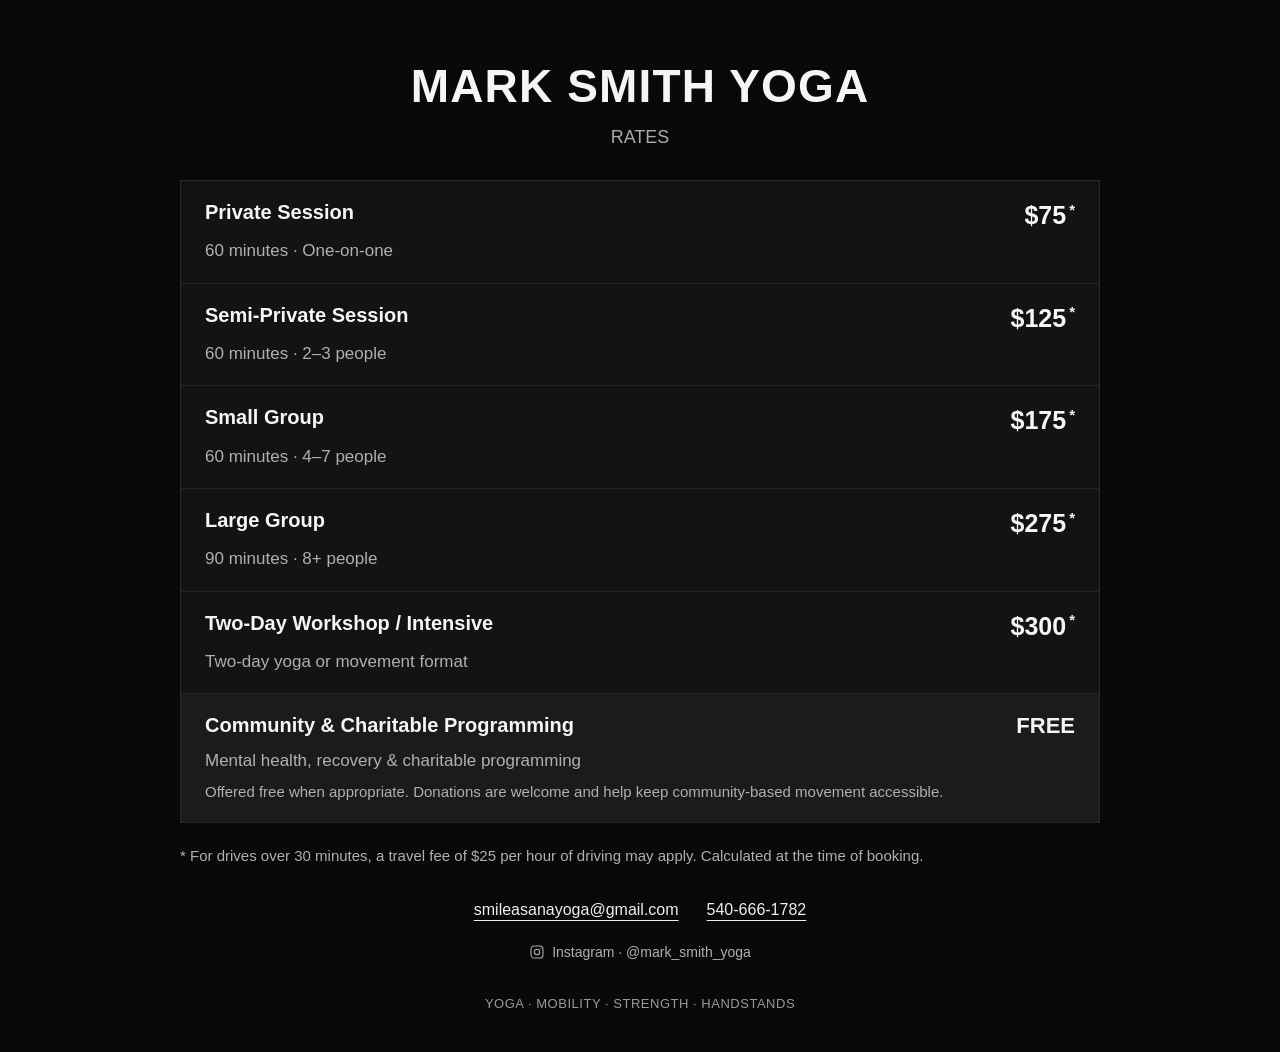
<file: index.html>
<!doctype html>
<html lang="en">
<head>
<meta charset="utf-8">
<meta name="viewport" content="width=device-width, initial-scale=1">
<title>Mark Smith Yoga | Rates & Contact</title>
<meta name="description" content="Yoga sessions, groups, workshops and community programming with Mark Smith. Contact smileasanayoga@gmail.com or 540-666-1782.">
<link rel="stylesheet" href="styles.css">
</head>
<body>
<main>
<header><h1>Mark Smith Yoga</h1><p>Rates</p></header>
<section class="rates" aria-label="Yoga rates">
<article><h2>Private Session</h2><p class="price">$75<sup><a href="#travel-fee" aria-label="Travel fee may apply">*</a></sup></p><p class="detail">60 minutes · One-on-one</p></article>
<article><h2>Semi-Private Session</h2><p class="price">$125<sup><a href="#travel-fee" aria-label="Travel fee may apply">*</a></sup></p><p class="detail">60 minutes · 2–3 people</p></article>
<article><h2>Small Group</h2><p class="price">$175<sup><a href="#travel-fee" aria-label="Travel fee may apply">*</a></sup></p><p class="detail">60 minutes · 4–7 people</p></article>
<article><h2>Large Group</h2><p class="price">$275<sup><a href="#travel-fee" aria-label="Travel fee may apply">*</a></sup></p><p class="detail">90 minutes · 8+ people</p></article>
<article><h2>Two-Day Workshop / Intensive</h2><p class="price">$300<sup><a href="#travel-fee" aria-label="Travel fee may apply">*</a></sup></p><p class="detail">Two-day yoga or movement format</p></article>
<article class="community"><h2>Community &amp; Charitable Programming</h2><p class="price free">Free</p><p class="detail">Mental health, recovery &amp; charitable programming</p><p class="donation">Offered free when appropriate. Donations are welcome and help keep community-based movement accessible.</p></article>
</section>
<p class="travel-note" id="travel-fee">* For drives over 30 minutes, a travel fee of $25 per hour of driving may apply. Calculated at the time of booking.</p>
<address aria-label="Contact Mark Smith Yoga"><a href="mailto:smileasanayoga@gmail.com">smileasanayoga@gmail.com</a><a href="tel:+15406661782">540-666-1782</a></address>
<p class="social-link"><a href="https://www.instagram.com/mark_smith_yoga/" target="_blank" rel="noopener noreferrer" aria-label="Mark Smith Yoga on Instagram (opens in a new tab)"><svg viewBox="0 0 24 24" fill="none" stroke="currentColor" stroke-width="1.6" aria-hidden="true"><rect x="3" y="3" width="18" height="18" rx="5"/><circle cx="12" cy="12" r="4"/><circle cx="17.5" cy="6.5" r=".8" fill="currentColor" stroke="none"/></svg>Instagram · @mark_smith_yoga</a></p>
<footer>Yoga · Mobility · Strength · Handstands</footer>
</main>
</body>
</html>
</file>
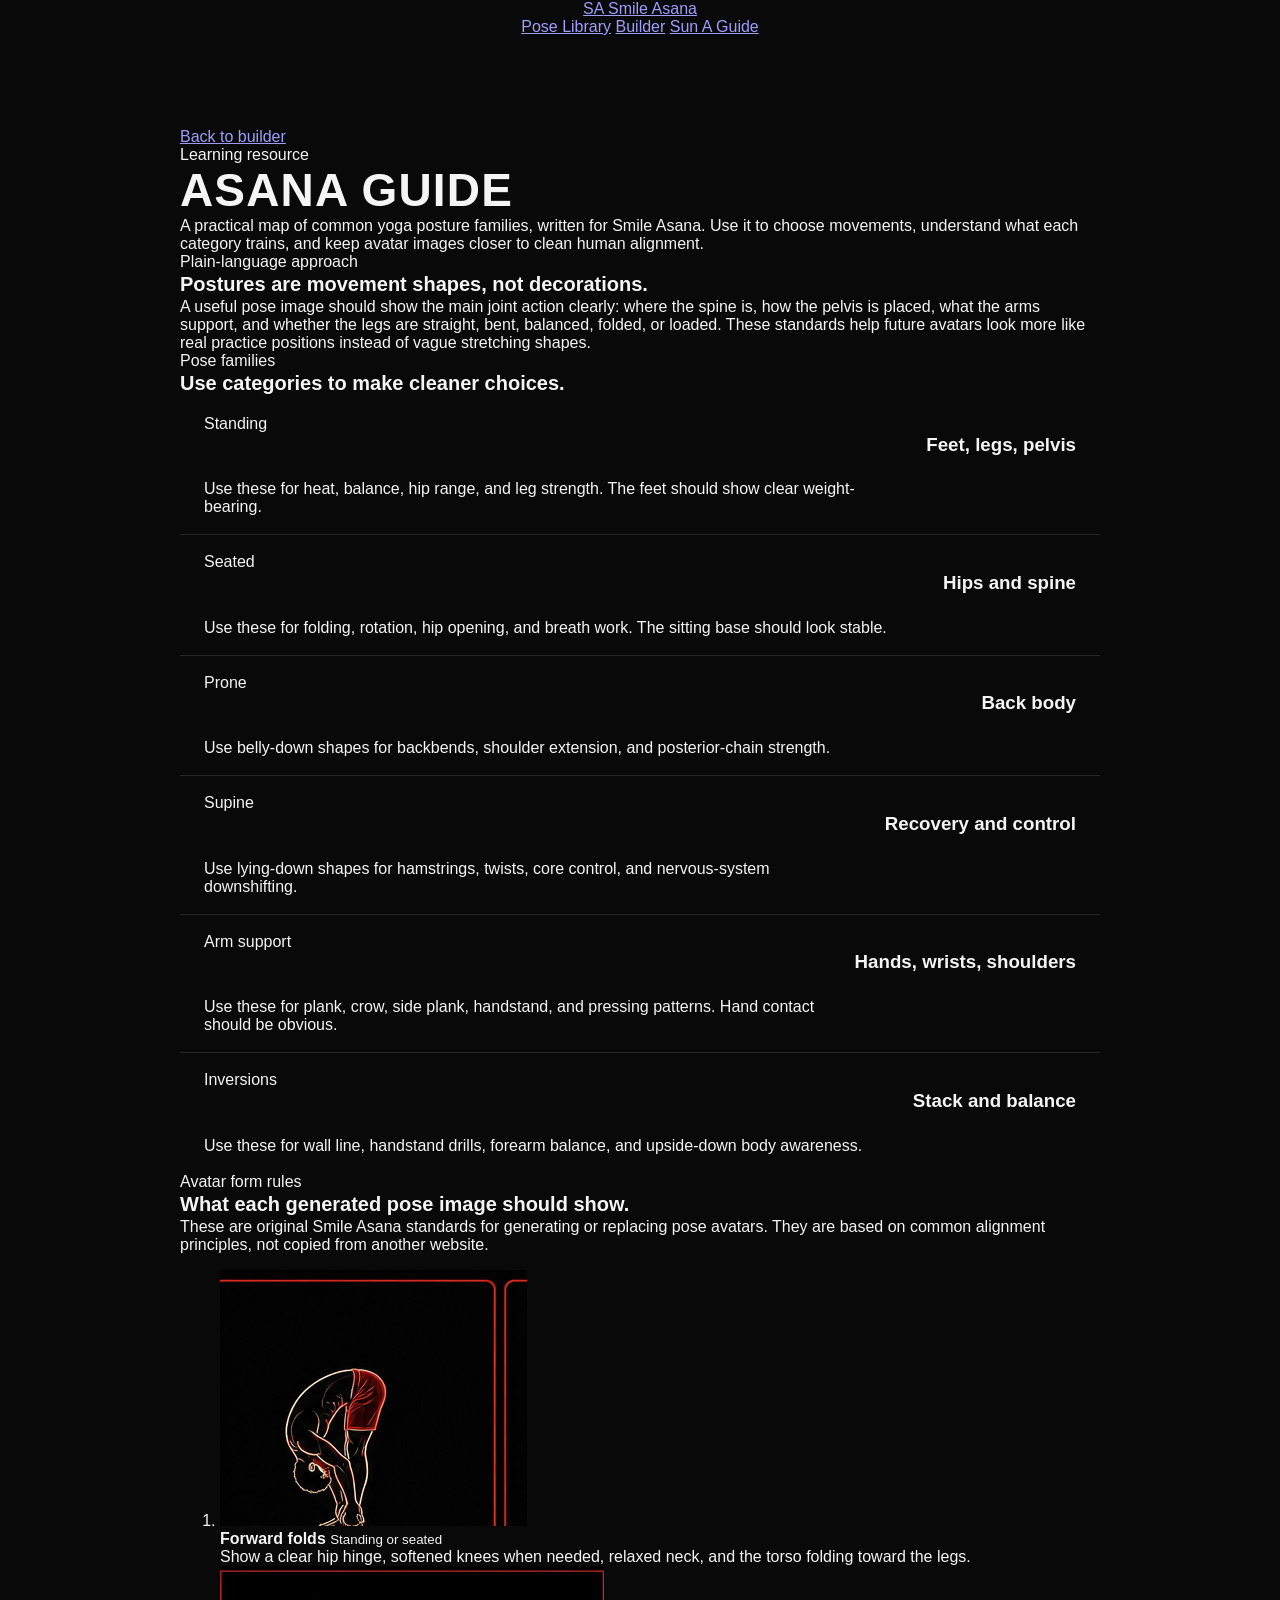
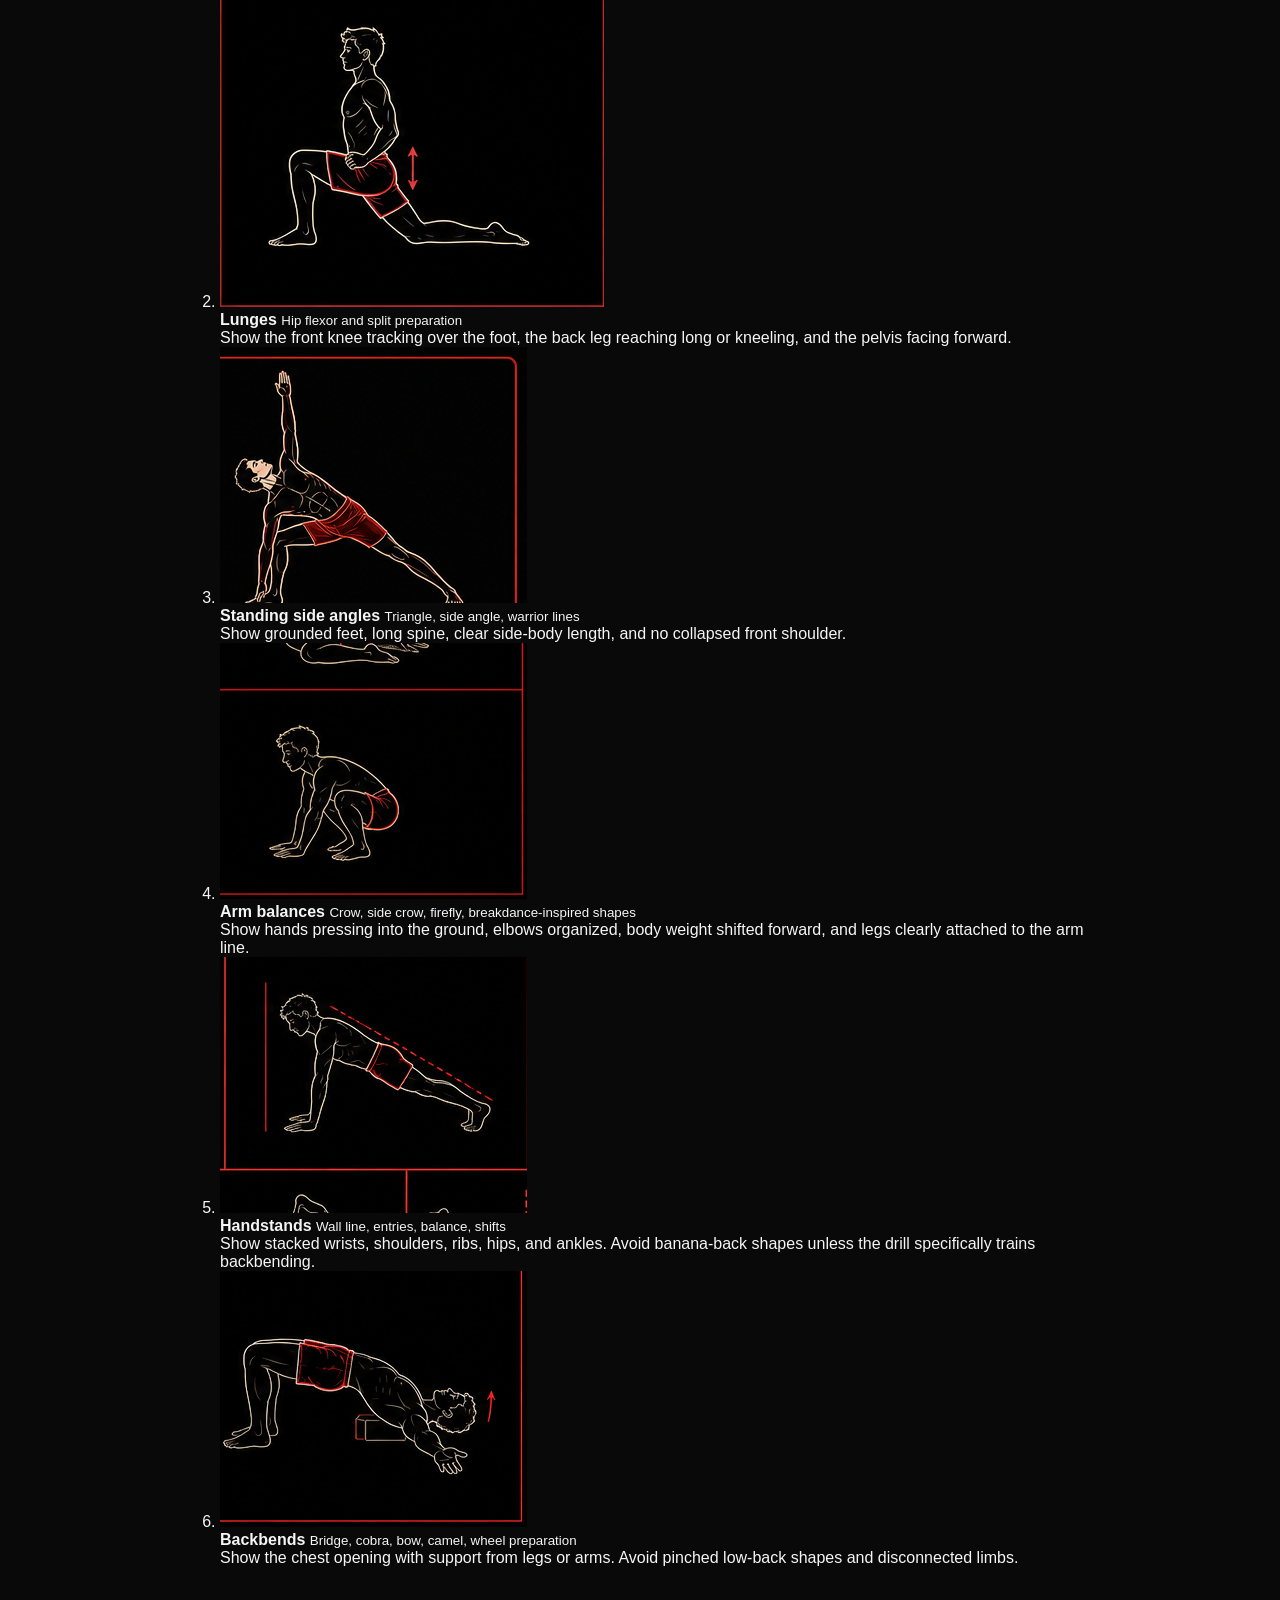
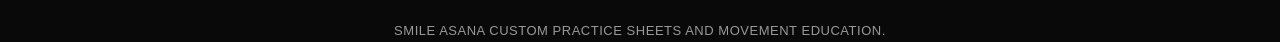
<file: asana-guide.html>
<!doctype html>
<html lang="en">
  <head>
    <meta charset="utf-8" />
    <meta name="viewport" content="width=device-width, initial-scale=1" />
    <title>Asana Guide | Smile Asana</title>
    <meta
      name="description"
      content="An original Smile Asana asana guide for standing, seated, prone, supine, balance, and inversion-based movement practice."
    />
    <link rel="preconnect" href="https://fonts.googleapis.com" />
    <link rel="preconnect" href="https://fonts.gstatic.com" crossorigin />
    <link
      href="https://fonts.googleapis.com/css2?family=Inter:wght@400;500;600;700;800&display=swap"
      rel="stylesheet"
    />
    <link rel="stylesheet" href="styles.css" />
  </head>
  <body>
    <header class="site-header">
      <a class="brand" href="index.html" aria-label="Smile Asana home">
        <span class="brand-mark">SA</span>
        <span>Smile Asana</span>
      </a>
      <nav class="nav-links" aria-label="Primary navigation">
        <a href="index.html#pose-library">Pose Library</a>
        <a href="index.html#sequence-builder">Builder</a>
        <a href="surya-namaskar-a.html">Sun A Guide</a>
      </nav>
    </header>

    <main>
      <section class="resource-hero" aria-labelledby="asana-guide-title">
        <a class="back-link" href="index.html">Back to builder</a>
        <p class="eyebrow">Learning resource</p>
        <h1 id="asana-guide-title">Asana Guide</h1>
        <p>
          A practical map of common yoga posture families, written for Smile Asana.
          Use it to choose movements, understand what each category trains, and keep
          avatar images closer to clean human alignment.
        </p>
      </section>

      <section class="section resource-intro" aria-labelledby="asana-intro-title">
        <div>
          <p class="eyebrow">Plain-language approach</p>
          <h2 id="asana-intro-title">Postures are movement shapes, not decorations.</h2>
        </div>
        <p>
          A useful pose image should show the main joint action clearly: where the spine is,
          how the pelvis is placed, what the arms support, and whether the legs are straight,
          bent, balanced, folded, or loaded. These standards help future avatars look more
          like real practice positions instead of vague stretching shapes.
        </p>
      </section>

      <section class="section resource-principles" aria-labelledby="families-title">
        <div class="section-heading">
          <p class="eyebrow">Pose families</p>
          <h2 id="families-title">Use categories to make cleaner choices.</h2>
        </div>
        <div class="principle-grid">
          <article>
            <span>Standing</span>
            <h3>Feet, legs, pelvis</h3>
            <p>Use these for heat, balance, hip range, and leg strength. The feet should show clear weight-bearing.</p>
          </article>
          <article>
            <span>Seated</span>
            <h3>Hips and spine</h3>
            <p>Use these for folding, rotation, hip opening, and breath work. The sitting base should look stable.</p>
          </article>
          <article>
            <span>Prone</span>
            <h3>Back body</h3>
            <p>Use belly-down shapes for backbends, shoulder extension, and posterior-chain strength.</p>
          </article>
          <article>
            <span>Supine</span>
            <h3>Recovery and control</h3>
            <p>Use lying-down shapes for hamstrings, twists, core control, and nervous-system downshifting.</p>
          </article>
          <article>
            <span>Arm support</span>
            <h3>Hands, wrists, shoulders</h3>
            <p>Use these for plank, crow, side plank, handstand, and pressing patterns. Hand contact should be obvious.</p>
          </article>
          <article>
            <span>Inversions</span>
            <h3>Stack and balance</h3>
            <p>Use these for wall line, handstand drills, forearm balance, and upside-down body awareness.</p>
          </article>
        </div>
      </section>

      <section class="section resource-sequence" aria-labelledby="avatar-rules-title">
        <div class="section-heading">
          <p class="eyebrow">Avatar form rules</p>
          <h2 id="avatar-rules-title">What each generated pose image should show.</h2>
          <p>
            These are original Smile Asana standards for generating or replacing pose avatars.
            They are based on common alignment principles, not copied from another website.
          </p>
        </div>
        <ol class="resource-step-list compact">
          <li>
            <span class="resource-avatar"><img src="assets/avatars/forward-fold-toe-grip.png" alt="" /></span>
            <div>
              <strong>Forward folds</strong>
              <small>Standing or seated</small>
              <p>Show a clear hip hinge, softened knees when needed, relaxed neck, and the torso folding toward the legs.</p>
            </div>
          </li>
          <li>
            <span class="resource-avatar"><img src="assets/avatars/low-lunge-hip-bounce.png" alt="" /></span>
            <div>
              <strong>Lunges</strong>
              <small>Hip flexor and split preparation</small>
              <p>Show the front knee tracking over the foot, the back leg reaching long or kneeling, and the pelvis facing forward.</p>
            </div>
          </li>
          <li>
            <span class="resource-avatar"><img src="assets/avatars/triangle-long-line-reach.png" alt="" /></span>
            <div>
              <strong>Standing side angles</strong>
              <small>Triangle, side angle, warrior lines</small>
              <p>Show grounded feet, long spine, clear side-body length, and no collapsed front shoulder.</p>
            </div>
          </li>
          <li>
            <span class="resource-avatar"><img src="assets/avatars/crow-load-prep.png" alt="" /></span>
            <div>
              <strong>Arm balances</strong>
              <small>Crow, side crow, firefly, breakdance-inspired shapes</small>
              <p>Show hands pressing into the ground, elbows organized, body weight shifted forward, and legs clearly attached to the arm line.</p>
            </div>
          </li>
          <li>
            <span class="resource-avatar"><img src="assets/avatars/chest-to-wall-hold.png" alt="" /></span>
            <div>
              <strong>Handstands</strong>
              <small>Wall line, entries, balance, shifts</small>
              <p>Show stacked wrists, shoulders, ribs, hips, and ankles. Avoid banana-back shapes unless the drill specifically trains backbending.</p>
            </div>
          </li>
          <li>
            <span class="resource-avatar"><img src="assets/avatars/bridge-shoulder-opener.png" alt="" /></span>
            <div>
              <strong>Backbends</strong>
              <small>Bridge, cobra, bow, camel, wheel preparation</small>
              <p>Show the chest opening with support from legs or arms. Avoid pinched low-back shapes and disconnected limbs.</p>
            </div>
          </li>
        </ol>
      </section>
    </main>

    <footer class="site-footer">
      <span>Smile Asana</span>
      <span>Custom practice sheets and movement education.</span>
    </footer>
  </body>
</html>
</file>
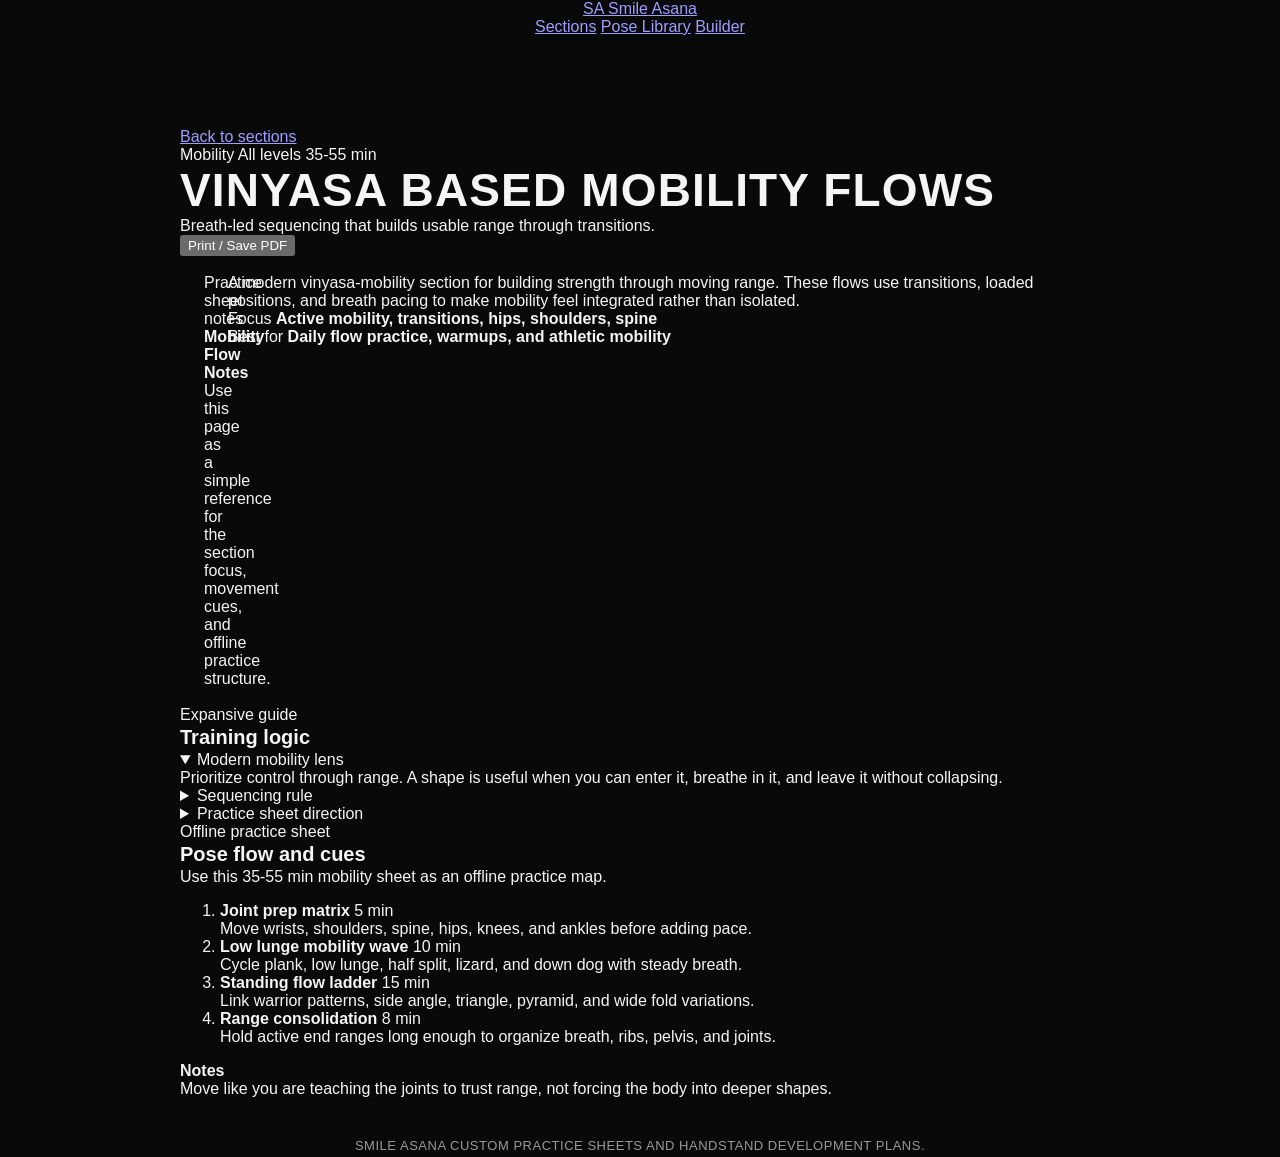
<file: chapter.html>
<!doctype html>
<html lang="en">
  <head>
    <meta charset="utf-8" />
    <meta name="viewport" content="width=device-width, initial-scale=1" />
    <title>Section | Smile Asana</title>
    <meta
      name="description"
      content="A Smile Asana section page for pose selection, practice sheets, and printable yoga sequence plans."
    />
    <link rel="preconnect" href="https://fonts.googleapis.com" />
    <link rel="preconnect" href="https://fonts.gstatic.com" crossorigin />
    <link
      href="https://fonts.googleapis.com/css2?family=Inter:wght@400;500;600;700;800&display=swap"
      rel="stylesheet"
    />
    <link rel="stylesheet" href="styles.css" />
  </head>
  <body>
    <header class="site-header">
      <a class="brand" href="index.html" aria-label="Smile Asana home">
        <span class="brand-mark">SA</span>
        <span>Smile Asana</span>
      </a>
      <nav class="nav-links" aria-label="Primary navigation">
        <a href="index.html#sections">Sections</a>
        <a href="index.html#pose-library">Pose Library</a>
        <a href="index.html#sequence-builder">Builder</a>
      </nav>
    </header>

    <main>
      <section class="chapter-hero" aria-labelledby="chapter-title">
        <a class="back-link" href="index.html#sections">Back to sections</a>
        <div class="chapter-meta" id="chapter-meta"></div>
        <h1 id="chapter-title"></h1>
        <p id="chapter-summary"></p>
        <div class="print-actions">
          <button class="button primary" id="print-pdf" type="button">Print / Save PDF</button>
        </div>
      </section>

      <section class="chapter-page-layout" aria-label="Selected section">
        <article class="feature-panel section-detail-panel">
          <div class="avatar-dropzone">
            <span>Practice sheet notes</span>
            <strong id="avatar-title"></strong>
            <p>
              Use this page as a simple reference for the section focus, movement cues,
              and offline practice structure.
            </p>
          </div>
          <div class="chapter-detail">
            <p id="chapter-description"></p>
            <div class="detail-grid">
              <div>
                <span>Focus</span>
                <strong id="chapter-focus"></strong>
              </div>
              <div>
                <span>Best for</span>
                <strong id="chapter-best"></strong>
              </div>
            </div>
          </div>
        </article>

        <aside class="guide-panel" aria-labelledby="guide-title">
          <p class="eyebrow">Expansive guide</p>
          <h2 id="guide-title">Training logic</h2>
          <div id="chapter-guide"></div>
        </aside>
      </section>

      <section class="printable-guide" aria-labelledby="printable-title">
        <p class="eyebrow">Offline practice sheet</p>
        <h2 id="printable-title">Pose flow and cues</h2>
        <p id="printable-intro"></p>
        <ol id="offline-practice"></ol>
        <div class="offline-notes" id="offline-notes"></div>
      </section>
    </main>

    <footer class="site-footer">
      <span>Smile Asana</span>
      <span>Custom practice sheets and handstand development plans.</span>
    </footer>

    <script src="script.js"></script>
  </body>
</html>
</file>
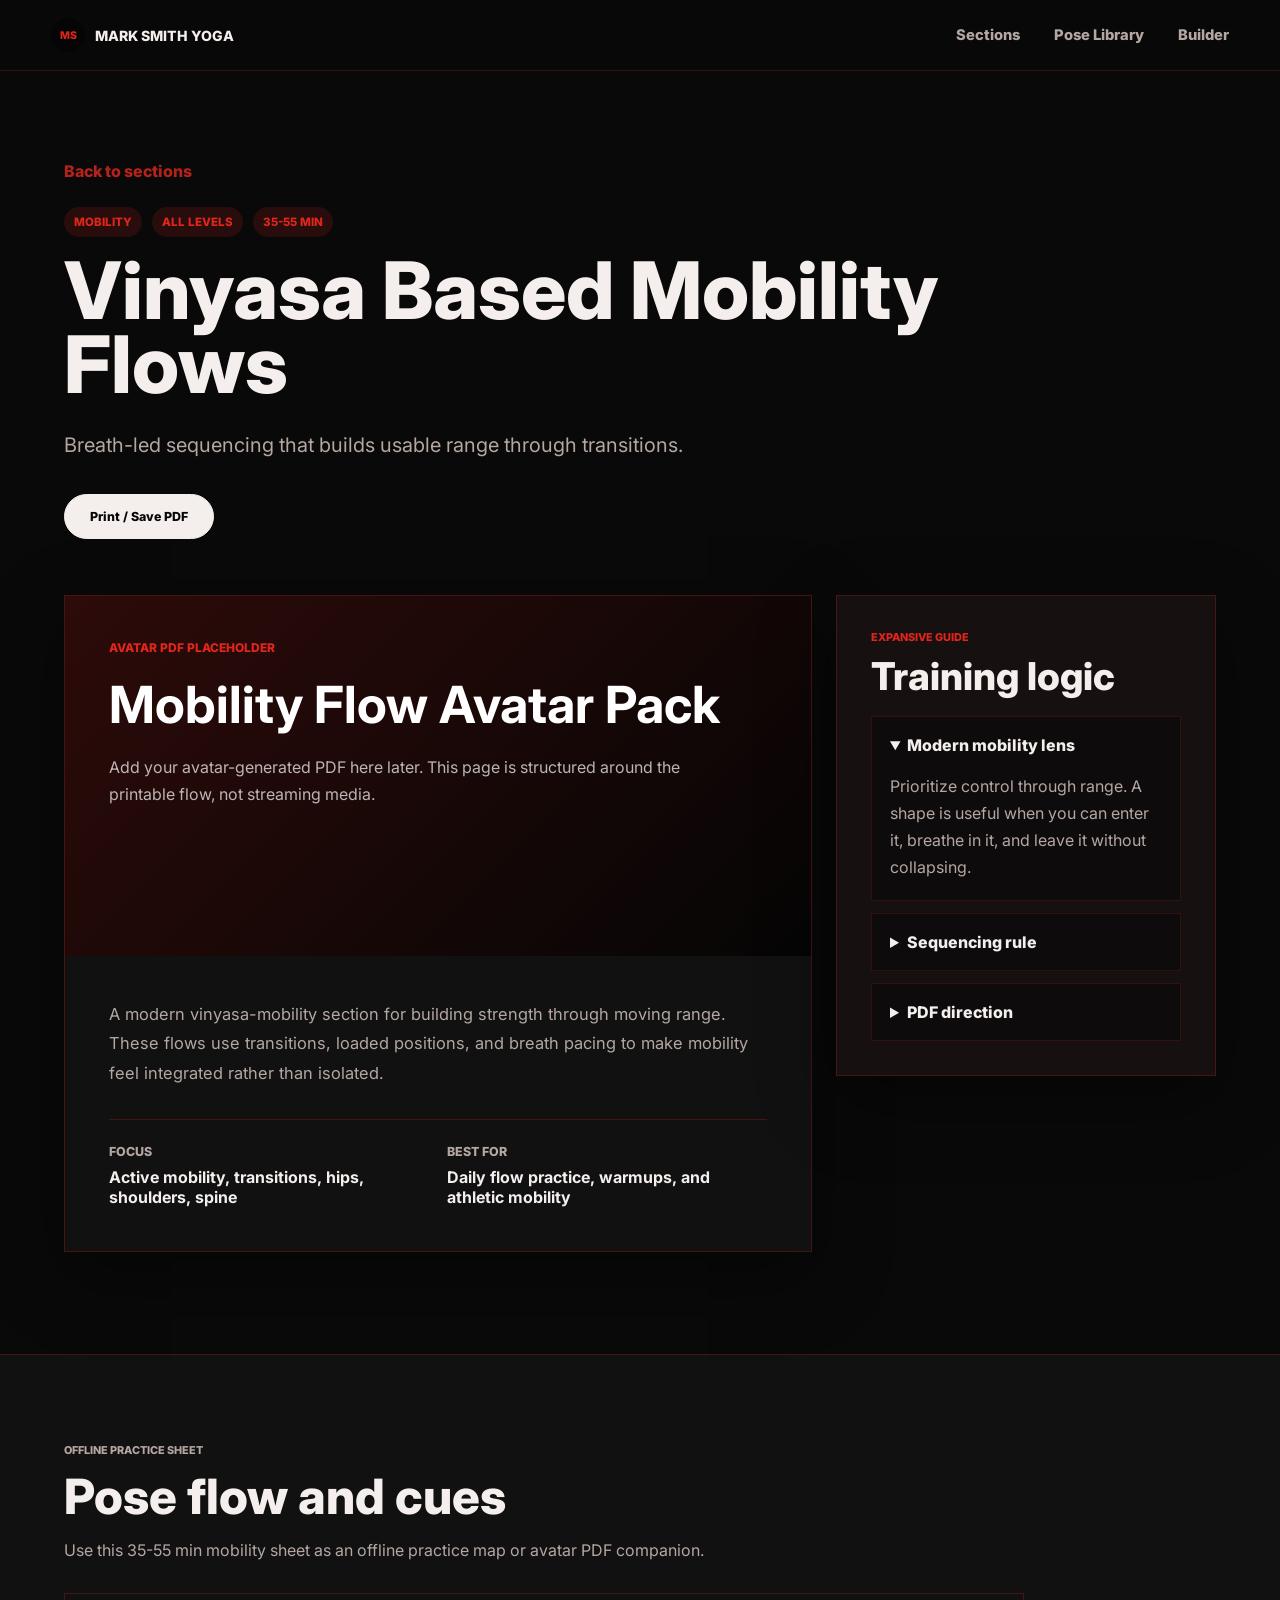
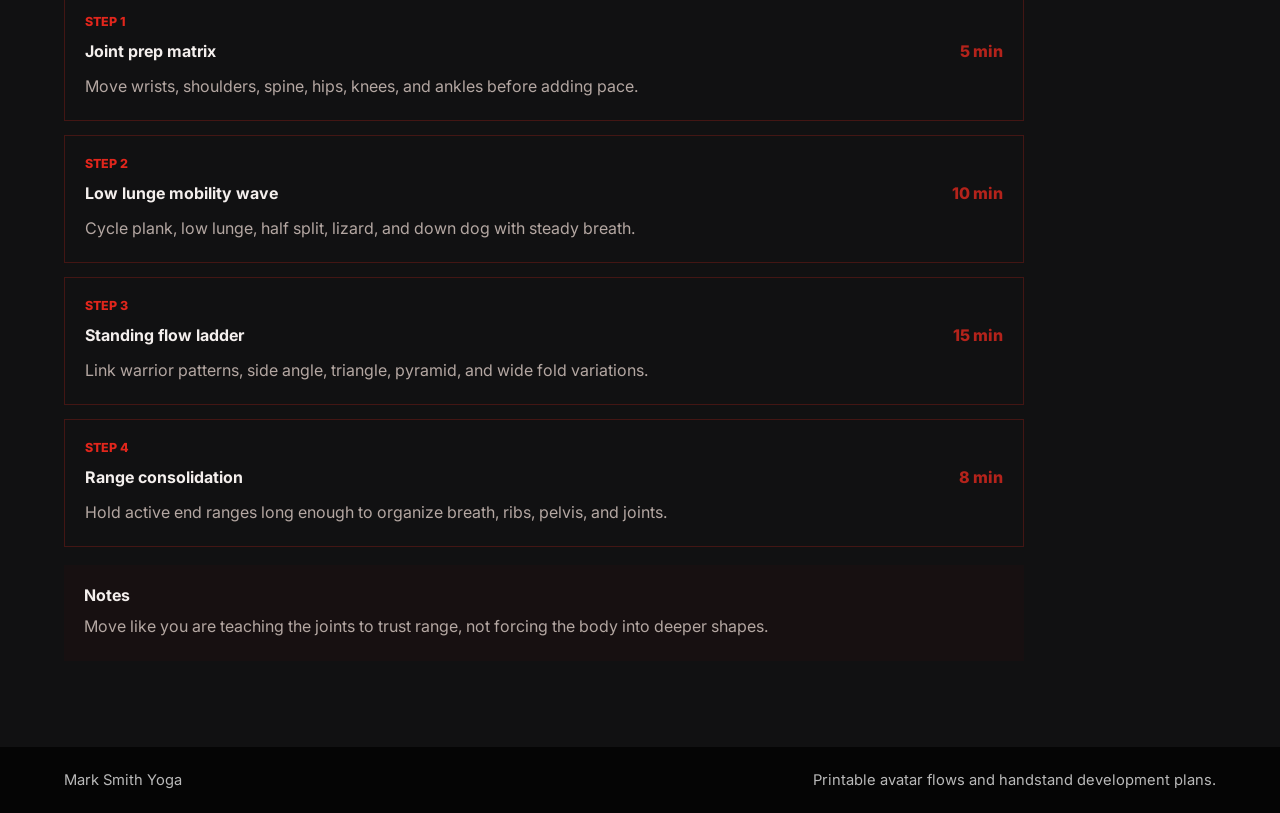
<file: 01_spicy_control_panel/chapter.html>
<!doctype html>
<html lang="en">
  <head>
    <meta charset="utf-8" />
    <meta name="viewport" content="width=device-width, initial-scale=1" />
    <title>Section | Mark Smith Yoga</title>
    <meta
      name="description"
      content="A Mark Smith Yoga section page for pose selection, avatar PDFs, and printable yoga sequence plans."
    />
    <link rel="preconnect" href="https://fonts.googleapis.com" />
    <link rel="preconnect" href="https://fonts.gstatic.com" crossorigin />
    <link
      href="https://fonts.googleapis.com/css2?family=Inter:wght@400;500;600;700;800&display=swap"
      rel="stylesheet"
    />
    <link rel="stylesheet" href="styles.css" />
  </head>
  <body>
    <header class="site-header">
      <a class="brand" href="index.html" aria-label="Mark Smith Yoga home">
        <span class="brand-mark">MS</span>
        <span>Mark Smith Yoga</span>
      </a>
      <nav class="nav-links" aria-label="Primary navigation">
        <a href="index.html#sections">Sections</a>
        <a href="index.html#pose-library">Pose Library</a>
        <a href="index.html#sequence-builder">Builder</a>
      </nav>
    </header>

    <main>
      <section class="chapter-hero" aria-labelledby="chapter-title">
        <a class="back-link" href="index.html#sections">Back to sections</a>
        <div class="chapter-meta" id="chapter-meta"></div>
        <h1 id="chapter-title"></h1>
        <p id="chapter-summary"></p>
        <div class="print-actions">
          <button class="button primary" id="print-pdf" type="button">Print / Save PDF</button>
        </div>
      </section>

      <section class="chapter-page-layout" aria-label="Selected section">
        <article class="feature-panel section-detail-panel">
          <div class="avatar-dropzone">
            <span>Avatar PDF placeholder</span>
            <strong id="avatar-title"></strong>
            <p>
              Add your avatar-generated PDF here later. This page is structured around the
              printable flow, not streaming media.
            </p>
          </div>
          <div class="chapter-detail">
            <p id="chapter-description"></p>
            <div class="detail-grid">
              <div>
                <span>Focus</span>
                <strong id="chapter-focus"></strong>
              </div>
              <div>
                <span>Best for</span>
                <strong id="chapter-best"></strong>
              </div>
            </div>
          </div>
        </article>

        <aside class="guide-panel" aria-labelledby="guide-title">
          <p class="eyebrow">Expansive guide</p>
          <h2 id="guide-title">Training logic</h2>
          <div id="chapter-guide"></div>
        </aside>
      </section>

      <section class="printable-guide" aria-labelledby="printable-title">
        <p class="eyebrow">Offline practice sheet</p>
        <h2 id="printable-title">Pose flow and cues</h2>
        <p id="printable-intro"></p>
        <ol id="offline-practice"></ol>
        <div class="offline-notes" id="offline-notes"></div>
      </section>
    </main>

    <footer class="site-footer">
      <span>Mark Smith Yoga</span>
      <span>Printable avatar flows and handstand development plans.</span>
    </footer>

    <script src="script.js"></script>
  </body>
</html>
</file>
<file: styles.css>
:root { color-scheme: dark; font-family: Arial, Helvetica, sans-serif; color: #f5f5f5; background: #090909; }
* { box-sizing: border-box; }
body { margin: 0; }
main { width: min(100% - 40px, 920px); margin: 0 auto; padding: 60px 0 36px; }
header { text-align: center; margin-bottom: 32px; }
h1 { margin: 0; font-size: clamp(28px, 5vw, 46px); line-height: 1.15; text-transform: uppercase; letter-spacing: .025em; }
header p { color: #aaa; text-transform: uppercase; margin: 14px 0 0; font-size: 18px; }
.rates { border: 1px solid #292929; background: #131313; }
article { display: grid; grid-template-columns: minmax(0, 1fr) auto; gap: 6px 24px; padding: 18px 24px; }
article + article { border-top: 1px solid #252525; }
h2 { margin: 0; font-size: 20px; line-height: 1.35; }
p { margin: 0; }
.price { font-size: 25px; font-weight: 700; font-variant-numeric: tabular-nums; line-height: 1.3; }
.detail { grid-column: 1 / -1; color: #b0b0b0; font-size: 17px; line-height: 1.6; }
.community { background: #1b1b1b; }
.free { font-size: 22px; text-transform: uppercase; }
.community .detail, .donation { text-align: left; }
.donation { grid-column: 1 / -1; color: #b0b0b0; font-size: 15px; line-height: 1.6; }
address { display: flex; flex-wrap: wrap; justify-content: center; gap: 12px 28px; margin: 28px 0 14px; font-style: normal; }
address a { color: #eee; text-underline-offset: 5px; line-height: 1.6; overflow-wrap: anywhere; }
a:hover { color: #bbb; }
a:focus-visible { outline: 2px solid #fff; outline-offset: 6px; }
footer { text-align: center; color: #999; text-transform: uppercase; font-size: 13px; line-height: 1.8; letter-spacing: .04em; }
@media (max-width: 540px) {
main { width: calc(100% - 28px); padding-top: 48px; }
header { margin-bottom: 30px; }
article { padding: 16px 18px; gap: 6px 14px; }
h2 { font-size: 18px; }
.price { font-size: 23px; }
.free { font-size: 18px; }
.detail, .donation { font-size: 15px; }
address { flex-direction: column; align-items: center; gap: 12px; font-size: 16px; }
}

.price sup { font-size: .6em; margin-left: 3px; }
.price sup a { color: inherit; text-decoration: none; }
.travel-note { margin-top: 20px; color: #b0b0b0; font-size: 15px; line-height: 1.7; scroll-margin-top: 20px; }

.social-link { margin: 0 0 24px; text-align: center; font-size: 14px; }
.social-link a { display: inline-flex; align-items: center; gap: 7px; min-height: 32px; color: #b0b0b0; text-decoration: none; }
.social-link a:hover { color: #fff; }
.social-link svg { width: 16px; height: 16px; }
</file>
<file: 01_spicy_control_panel/styles.css>
:root {
  --ink: #f4efed;
  --muted: #b4a7a2;
  --paper: #090909;
  --cream: #171011;
  --lime: #e1261c;
  --clay: #e1261c;
  --moss: #b4231b;
  --charcoal: #050505;
  --line: rgba(225, 38, 28, 0.24);
  --white: #ffffff;
  --shadow: 0 24px 70px rgba(0, 0, 0, 0.42);
}

* {
  box-sizing: border-box;
}

html {
  scroll-behavior: smooth;
}

body {
  background: var(--paper);
  color: var(--ink);
  font-family: Inter, system-ui, -apple-system, BlinkMacSystemFont, "Segoe UI", sans-serif;
  margin: 0;
}

a {
  color: inherit;
  text-decoration: none;
}

.site-header {
  align-items: center;
  background: rgba(9, 9, 9, 0.92);
  backdrop-filter: blur(18px);
  border-bottom: 1px solid var(--line);
  display: flex;
  justify-content: space-between;
  padding: 18px clamp(18px, 4vw, 56px);
  position: sticky;
  top: 0;
  z-index: 10;
}

.brand,
.nav-links,
.hero-actions,
.site-footer,
.chapter-meta {
  align-items: center;
  display: flex;
}

.brand,
h1,
h2,
h3,
.button,
.eyebrow,
.list-header,
.stats-band strong {
  font-family: Inter, system-ui, sans-serif;
  letter-spacing: 0;
}

.brand {
  font-size: 0.88rem;
  font-weight: 800;
  gap: 10px;
  text-transform: uppercase;
}

.brand-mark {
  align-items: center;
  background: var(--charcoal);
  border-radius: 50%;
  color: var(--lime);
  display: inline-flex;
  font-family: Inter, system-ui, sans-serif;
  font-size: 0.66rem;
  height: 34px;
  justify-content: center;
  width: 34px;
}

.nav-links {
  color: var(--muted);
  font-size: 0.92rem;
  font-weight: 800;
  gap: clamp(14px, 3vw, 34px);
}

.nav-links a:hover {
  color: var(--ink);
}

.hero {
  display: grid;
  gap: clamp(28px, 5vw, 72px);
  grid-template-columns: minmax(0, 1fr) minmax(320px, 0.72fr);
  padding: clamp(52px, 8vw, 106px) clamp(18px, 5vw, 70px);
}

.planner-hero {
  min-height: calc(100vh - 72px);
}

.hero-content {
  align-self: center;
  max-width: 860px;
}

.eyebrow {
  color: var(--clay);
  font-size: 0.68rem;
  font-weight: 800;
  margin: 0 0 14px;
  text-transform: uppercase;
}

h1,
h2,
h3,
p {
  margin-top: 0;
}

h1,
h2 {
  line-height: 0.94;
}

h1 {
  font-size: clamp(2.45rem, 6.2vw, 6.2rem);
  font-weight: 800;
  margin-bottom: 26px;
}

h2 {
  font-size: clamp(1.75rem, 3.8vw, 3.65rem);
  font-weight: 800;
}

.hero-copy {
  color: var(--muted);
  font-size: clamp(1rem, 1.8vw, 1.24rem);
  line-height: 1.75;
  max-width: 680px;
}

.hero-actions,
.print-actions {
  display: flex;
  flex-wrap: wrap;
  gap: 12px;
  margin-top: 32px;
}

.button {
  border: 1px solid var(--ink);
  border-radius: 999px;
  cursor: pointer;
  display: inline-flex;
  font-size: 0.78rem;
  font-weight: 800;
  justify-content: center;
  min-width: 150px;
  padding: 14px 22px;
}

.button.primary {
  background: var(--ink);
  color: var(--charcoal);
}

.button.secondary {
  background: transparent;
}

.builder-preview {
  align-self: center;
  background: var(--charcoal);
  box-shadow: var(--shadow);
  color: var(--white);
  min-height: 520px;
  padding: clamp(22px, 4vw, 38px);
}

.preview-header,
.preview-footer {
  display: flex;
  justify-content: space-between;
  gap: 18px;
}

.preview-header span,
.preview-footer span {
  color: rgba(255, 255, 255, 0.64);
  font-size: 0.85rem;
  font-weight: 800;
}

.preview-header strong {
  color: var(--lime);
  text-align: right;
}

.mini-flow {
  display: grid;
  gap: 14px;
  margin: 72px 0;
}

.mini-flow span {
  border: 1px solid rgba(255, 255, 255, 0.18);
  display: block;
  font-family: Inter, system-ui, sans-serif;
  font-size: clamp(1rem, 2vw, 1.55rem);
  padding: 18px;
}

.mini-flow span:nth-child(even) {
  margin-left: 42px;
}

.stats-band {
  background: var(--charcoal);
  color: var(--white);
  display: grid;
  gap: 1px;
  grid-template-columns: repeat(3, 1fr);
}

.stats-band div {
  background: rgba(225, 38, 28, 0.08);
  padding: 28px clamp(18px, 4vw, 48px);
}

.stats-band strong,
.stats-band span {
  display: block;
}

.stats-band strong {
  color: var(--lime);
  font-size: clamp(1.5rem, 2.8vw, 2.55rem);
}

.stats-band span {
  color: rgba(255, 255, 255, 0.7);
  margin-top: 6px;
}

.section {
  padding: clamp(58px, 8vw, 112px) clamp(18px, 5vw, 70px);
}

.intro {
  align-items: end;
  display: grid;
  gap: 34px;
  grid-template-columns: minmax(0, 1fr) minmax(280px, 560px);
}

.intro p,
.section-heading p {
  color: var(--muted);
  line-height: 1.8;
}

.section-heading {
  margin-bottom: 30px;
  max-width: 900px;
}

.section-grid,
.pose-grid,
.builder-layout {
  display: grid;
  gap: 18px;
}

.section-grid {
  grid-template-columns: repeat(3, minmax(0, 1fr));
}

.section-card {
  background: #111112;
  border: 1px solid var(--line);
  display: grid;
  gap: 18px;
  min-height: 310px;
  padding: 28px;
}

.section-card:hover,
.pose-card-item:hover {
  border-color: rgba(225, 38, 28, 0.58);
  transform: translateY(-2px);
}

.section-card span {
  color: var(--moss);
  font-family: Inter, system-ui, sans-serif;
  font-weight: 800;
}

.section-card h3 {
  font-size: 1.35rem;
  line-height: 1.15;
}

.section-card p {
  color: var(--muted);
  line-height: 1.7;
}

.section-card small {
  align-self: end;
  color: var(--clay);
  font-weight: 800;
  text-transform: uppercase;
}

.library-section {
  background: #120c0d;
}

.filter-bar {
  display: flex;
  flex-wrap: wrap;
  gap: 10px;
  margin-bottom: 26px;
}

.library-tools {
  margin-bottom: 16px;
  max-width: 680px;
}

.search-field {
  display: grid;
  gap: 8px;
}

.search-field span {
  color: var(--clay);
  font-size: 0.72rem;
  font-weight: 800;
  text-transform: uppercase;
}

.search-field input {
  background: #0b0b0c;
  border: 1px solid var(--line);
  color: var(--ink);
  font: inherit;
  padding: 14px 16px;
  width: 100%;
}

.search-field input:focus {
  border-color: rgba(225, 38, 28, 0.78);
  outline: 0;
}

.filter-button {
  background: rgba(255, 255, 255, 0.03);
  border: 1px solid var(--line);
  color: var(--ink);
  cursor: pointer;
  font-weight: 800;
  padding: 10px 16px;
  transition: background 180ms ease, border-color 180ms ease, transform 180ms ease;
}

.filter-button:hover {
  border-color: rgba(225, 38, 28, 0.58);
  transform: translateY(-1px);
}

.filter-button.is-active {
  background: var(--clay);
  border-color: var(--clay);
  color: var(--white);
}

.pose-grid {
  align-items: stretch;
  grid-template-columns: repeat(3, minmax(0, 1fr));
}

.pose-card-item {
  background: rgba(18, 18, 19, 0.9);
  border: 1px solid rgba(225, 38, 28, 0.16);
  break-inside: avoid;
  display: grid;
  gap: 18px;
  grid-template-columns: 112px minmax(0, 1fr);
  isolation: isolate;
  min-height: 210px;
  overflow: hidden;
  page-break-inside: avoid;
  padding: 18px;
  position: relative;
  transition: transform 180ms ease, border-color 180ms ease, background 180ms ease;
}

.pose-card-item:hover {
  background: rgba(24, 24, 25, 0.98);
  border-color: rgba(225, 38, 28, 0.46);
}

.pose-avatar {
  align-items: center;
  aspect-ratio: 1;
  background:
    linear-gradient(135deg, rgba(225, 38, 28, 0.92), rgba(255, 255, 255, 0.06)),
    var(--charcoal);
  border: 1px solid rgba(255, 255, 255, 0.08);
  color: var(--white);
  display: flex;
  justify-content: center;
  max-width: 112px;
  min-width: 0;
  overflow: hidden;
  place-self: start stretch;
  position: relative;
}

.pose-avatar span {
  font-family: Inter, system-ui, sans-serif;
  font-size: 1.05rem;
  font-weight: 800;
}

.pose-avatar.is-fallback,
.flow-avatar-slot.is-fallback {
  background:
    linear-gradient(135deg, rgba(225, 38, 28, 0.3), rgba(255, 255, 255, 0.04)),
    #101010;
  border-color: rgba(225, 38, 28, 0.34);
}

.pose-avatar img {
  display: block;
  height: 88%;
  margin: auto;
  max-height: 100%;
  max-width: 100%;
  object-fit: contain;
  object-position: center center;
  width: 88%;
}

.pose-card-item p {
  color: var(--clay);
  font-size: 0.72rem;
  font-weight: 800;
  margin-bottom: 8px;
  text-transform: uppercase;
}

.pose-card-item h3 {
  font-size: 1.05rem;
  line-height: 1.2;
  margin-bottom: 6px;
}

.pose-card-item span,
.pose-card-item small {
  color: var(--muted);
  display: block;
  line-height: 1.55;
}

.pose-card-item > div:last-child {
  display: flex;
  flex-direction: column;
  min-width: 0;
}

.add-pose-button,
.remove-pose-button {
  background: rgba(225, 38, 28, 0.16);
  border: 1px solid rgba(225, 38, 28, 0.42);
  color: var(--ink);
  cursor: pointer;
  font-weight: 800;
  letter-spacing: 0;
  margin-top: 12px;
  padding: 9px 12px;
  text-align: center;
  transition: background 180ms ease, border-color 180ms ease, transform 180ms ease;
}

.add-pose-button:hover,
.remove-pose-button:hover {
  background: var(--clay);
  border-color: var(--clay);
  color: var(--white);
  transform: translateY(-1px);
}

.add-pose-button {
  margin-top: auto;
  width: 100%;
}

.builder-layout {
  grid-template-columns: 1fr 1fr;
}

.builder-section {
  background:
    linear-gradient(180deg, rgba(225, 38, 28, 0.08), transparent 38%),
    #0b0b0c;
  border-bottom: 1px solid rgba(225, 38, 28, 0.18);
  border-top: 1px solid rgba(225, 38, 28, 0.18);
}

.warmup-section {
  background: var(--paper);
}

.warmup-layout {
  align-items: start;
  display: grid;
  gap: 18px;
  grid-template-columns: minmax(0, 1fr) 340px;
}

.warmup-grid {
  display: grid;
  gap: 12px;
  grid-template-columns: repeat(3, minmax(0, 1fr));
}

.warmup-card {
  background: #111112;
  border: 1px solid var(--line);
  cursor: pointer;
  display: grid;
  gap: 10px;
  min-height: 170px;
  padding: 18px;
}

.warmup-card:has(input:checked) {
  background: rgba(225, 38, 28, 0.16);
  border-color: rgba(225, 38, 28, 0.76);
}

.warmup-card input {
  accent-color: var(--clay);
  height: 18px;
  width: 18px;
}

.warmup-card span,
.flow-program-header p {
  color: var(--clay);
  font-size: 0.72rem;
  font-weight: 800;
  text-transform: uppercase;
}

.warmup-card strong {
  line-height: 1.25;
}

.warmup-card small {
  color: var(--muted);
  line-height: 1.55;
}

.selected-panel {
  background: var(--cream);
  border: 1px solid var(--line);
  padding: 24px;
  position: sticky;
  top: 92px;
}

.selected-panel h3 {
  margin-bottom: 18px;
}

.selected-panel ol {
  display: grid;
  gap: 10px;
  margin: 0;
  padding-left: 20px;
}

.builder-column {
  background: #111112;
  border: 1px solid var(--line);
  padding: clamp(24px, 4vw, 38px);
}

.builder-column.dark {
  background: var(--charcoal);
  color: var(--white);
}

.builder-column h3 {
  font-size: 1.45rem;
  margin-bottom: 22px;
}

.builder-heading {
  align-items: start;
  display: flex;
  gap: 18px;
  justify-content: space-between;
  margin-bottom: 20px;
}

.builder-heading h3 {
  margin-bottom: 4px;
}

.builder-heading span {
  color: var(--muted);
  display: block;
  font-size: 0.88rem;
}

.text-button {
  background: transparent;
  border: 1px solid var(--line);
  color: var(--ink);
  cursor: pointer;
  font-weight: 800;
  padding: 9px 12px;
}

.text-button:hover {
  background: var(--clay);
  border-color: var(--clay);
  color: var(--white);
}

.builder-column ol,
.builder-column ul {
  display: grid;
  gap: 12px;
  margin: 0;
  padding-left: 22px;
}

.builder-column li {
  line-height: 1.65;
}

#builder-flow {
  list-style: none;
  padding-left: 0;
}

#builder-flow li {
  background: rgba(255, 255, 255, 0.025);
  border: 1px solid var(--line);
  padding: 14px;
}

#builder-flow .builder-flow-item {
  align-items: center;
  display: grid;
  gap: 14px;
  grid-template-columns: 72px minmax(0, 1fr) auto;
}

.builder-flow-image,
.print-avatar {
  align-items: center;
  aspect-ratio: 1;
  background: var(--charcoal);
  border: 1px solid var(--line);
  display: flex;
  justify-content: center;
  min-width: 0;
  overflow: hidden;
  position: relative;
}

.builder-flow-image img,
.print-avatar img {
  display: block;
  height: 88%;
  max-height: 100%;
  max-width: 100%;
  object-fit: contain;
  object-position: center center;
  width: 88%;
}

.builder-flow-copy {
  min-width: 0;
}

.builder-flow-controls {
  display: flex;
  flex-wrap: wrap;
  gap: 6px;
  justify-content: flex-end;
}

.flow-control-button {
  background: rgba(255, 255, 255, 0.04);
  border: 1px solid var(--line);
  color: var(--ink);
  cursor: pointer;
  font-size: 0.72rem;
  font-weight: 800;
  padding: 8px 10px;
}

.flow-control-button:hover:not(:disabled) {
  background: var(--clay);
  border-color: var(--clay);
}

.flow-control-button:disabled {
  cursor: not-allowed;
  opacity: 0.34;
}

.flow-control-button.remove {
  color: var(--muted);
}

#builder-flow span,
#builder-flow small {
  color: var(--muted);
  display: block;
}

#builder-flow strong {
  display: block;
  margin: 4px 0;
}

.printable-flow-section {
  background: #120c0d;
}

.flow-program-grid {
  display: grid;
  gap: 22px;
}

.flow-program-card {
  background: #111112;
  border: 1px solid var(--line);
  padding: clamp(22px, 4vw, 34px);
}

.flow-program-header {
  border-bottom: 1px solid var(--line);
  margin-bottom: 22px;
  padding-bottom: 22px;
}

.flow-program-header p {
  color: var(--clay);
  font-size: 0.75rem;
  font-weight: 800;
  margin-bottom: 10px;
  text-transform: uppercase;
}

.flow-program-header h3 {
  font-size: clamp(1.55rem, 3vw, 2.6rem);
  margin-bottom: 8px;
}

.flow-program-header span {
  color: var(--muted);
}

.flow-program-body {
  display: grid;
  gap: 18px;
  grid-template-columns: 1fr 1fr;
}

.flow-program-body strong {
  display: block;
  margin-bottom: 10px;
}

.flow-program-body p,
.flow-program-body li {
  color: var(--muted);
  line-height: 1.65;
}

.flow-program-body ul {
  display: grid;
  gap: 8px;
  margin: 0;
  padding-left: 18px;
}

.flow-sequence-list {
  counter-reset: flow-step;
  display: grid;
  gap: 10px;
  grid-template-columns: repeat(4, minmax(0, 1fr));
  list-style: none;
  margin: 26px 0 0;
  padding: 0;
}

.flow-sequence-list li {
  background: rgba(225, 38, 28, 0.08);
  border: 1px solid rgba(225, 38, 28, 0.18);
  break-inside: avoid;
  display: grid;
  gap: 10px;
  grid-template-rows: auto auto auto 1fr;
  min-height: 214px;
  overflow: hidden;
  page-break-inside: avoid;
  padding: 12px;
}

.flow-sequence-list li::before {
  color: var(--clay);
  content: counter(flow-step, decimal-leading-zero);
  counter-increment: flow-step;
  font-size: 0.72rem;
  font-weight: 800;
}

.flow-avatar-slot {
  align-items: center;
  aspect-ratio: 1;
  background: var(--charcoal);
  border: 1px solid var(--line);
  display: flex;
  justify-content: center;
  min-height: 112px;
  min-width: 0;
  overflow: hidden;
  position: relative;
}

.flow-avatar-slot img {
  display: block;
  height: 88%;
  margin: auto;
  max-height: 100%;
  max-width: 100%;
  object-fit: contain;
  object-position: center center;
  width: 88%;
}

.flow-avatar-slot em {
  color: var(--clay);
  font-style: normal;
  font-weight: 800;
  letter-spacing: 0;
}

.flow-sequence-list strong {
  font-size: 0.92rem;
  line-height: 1.25;
}

.print-flow-button {
  margin-top: 24px;
}

.add-flow-button {
  margin-right: 10px;
  margin-top: 24px;
}

.add-flow-button,
.print-flow-button {
  min-width: 168px;
}

.builder-print-button {
  margin-top: 22px;
  width: 100%;
}

.empty-state {
  background: #111112;
  border: 1px solid var(--line);
  color: var(--muted);
  grid-column: 1 / -1;
  padding: 24px;
}

.empty-state strong,
.empty-state span {
  display: block;
}

.empty-state strong {
  color: var(--ink);
  margin-bottom: 6px;
}

.print-sheet {
  display: none;
}

.print-sheet-header {
  border-bottom: 2px solid var(--clay);
  margin-bottom: 18pt;
  padding-bottom: 10pt;
}

.print-sheet-header p {
  color: var(--clay);
  font-size: 9pt;
  font-weight: 800;
  margin-bottom: 6pt;
  text-transform: uppercase;
}

.print-sheet-header h2 {
  font-size: 26pt;
  line-height: 1;
  margin-bottom: 8pt;
}

.print-sheet-header span {
  color: var(--muted);
}

#print-sheet-sequence {
  counter-reset: print-step;
  display: grid;
  gap: 8pt;
  list-style: none;
  margin: 0;
  padding: 0;
}

#print-sheet-sequence li {
  align-items: start;
  background: #101010;
  border: 1px solid rgba(225, 38, 28, 0.42);
  break-inside: avoid;
  color: var(--ink);
  display: grid;
  gap: 10pt;
  grid-template-columns: 72pt minmax(0, 1fr);
  overflow: hidden;
  page-break-inside: avoid;
  padding: 8pt;
}

#print-sheet-sequence li::before {
  color: var(--clay);
  content: counter(print-step, decimal-leading-zero);
  counter-increment: print-step;
  font-size: 8pt;
  font-weight: 800;
  grid-column: 1 / -1;
}

#print-sheet-sequence strong,
#print-sheet-sequence small,
#print-sheet-sequence p {
  display: block;
}

#print-sheet-sequence strong {
  font-size: 13pt;
}

#print-sheet-sequence small {
  color: var(--clay);
  margin: 2pt 0 5pt;
}

#print-sheet-sequence p {
  color: var(--muted);
  line-height: 1.45;
  margin: 0;
}

.print-sheet-notes {
  border-top: 1px solid rgba(225, 38, 28, 0.42);
  color: var(--ink);
  margin-top: 16pt;
  padding-top: 10pt;
}

.site-footer {
  background: var(--charcoal);
  color: rgba(255, 255, 255, 0.72);
  font-size: 0.92rem;
  gap: 18px;
  justify-content: space-between;
  padding: 24px clamp(18px, 5vw, 70px);
}

.chapter-hero {
  padding: clamp(44px, 7vw, 92px) clamp(18px, 5vw, 70px) clamp(32px, 5vw, 56px);
}

.chapter-hero h1 {
  max-width: 1080px;
}

.chapter-hero p {
  color: var(--muted);
  font-size: clamp(1rem, 1.8vw, 1.25rem);
  line-height: 1.7;
  max-width: 760px;
}

.back-link {
  color: var(--moss);
  display: inline-flex;
  font-weight: 800;
  margin-bottom: 26px;
}

.chapter-meta {
  color: var(--clay);
  flex-wrap: wrap;
  font-family: Inter, system-ui, sans-serif;
  font-size: 0.72rem;
  font-weight: 800;
  gap: 10px;
  margin-bottom: 16px;
  text-transform: uppercase;
}

.chapter-meta span {
  background: rgba(225, 38, 28, 0.14);
  border-radius: 999px;
  padding: 8px 10px;
}

.chapter-page-layout {
  align-items: start;
  display: grid;
  gap: 24px;
  grid-template-columns: minmax(0, 1fr) 380px;
  padding: 0 clamp(18px, 5vw, 70px) clamp(56px, 8vw, 110px);
}

.feature-panel,
.guide-panel {
  border: 1px solid var(--line);
  box-shadow: var(--shadow);
}

.feature-panel {
  background: #111112;
}

.avatar-dropzone {
  background:
    linear-gradient(135deg, rgba(225, 38, 28, 0.18), rgba(255, 255, 255, 0)),
    var(--charcoal);
  color: var(--white);
  min-height: 360px;
  padding: clamp(24px, 4vw, 44px);
}

.avatar-dropzone span {
  color: var(--lime);
  display: block;
  font-family: Inter, system-ui, sans-serif;
  font-size: 0.75rem;
  font-weight: 800;
  margin-bottom: 24px;
  text-transform: uppercase;
}

.avatar-dropzone strong {
  display: block;
  font-family: Inter, system-ui, sans-serif;
  font-size: clamp(1.7rem, 4vw, 3.7rem);
  line-height: 1;
  max-width: 760px;
}

.avatar-dropzone p {
  color: rgba(255, 255, 255, 0.7);
  line-height: 1.7;
  margin-top: 24px;
  max-width: 600px;
}

.chapter-detail {
  padding: clamp(22px, 4vw, 44px);
}

.chapter-detail p {
  color: var(--muted);
  font-size: 1.03rem;
  line-height: 1.8;
  max-width: 840px;
}

.detail-grid {
  border-top: 1px solid var(--line);
  display: grid;
  gap: 18px;
  grid-template-columns: repeat(2, minmax(0, 1fr));
  margin-top: 30px;
  padding-top: 24px;
}

.detail-grid span {
  color: var(--muted);
  display: block;
  font-size: 0.78rem;
  font-weight: 800;
  margin-bottom: 8px;
  text-transform: uppercase;
}

.guide-panel {
  background: var(--cream);
  padding: clamp(22px, 4vw, 34px);
  position: sticky;
  top: 92px;
}

.guide-panel h2 {
  font-size: clamp(1.7rem, 3vw, 2.55rem);
  margin-bottom: 22px;
}

.guide-panel details {
  background: rgba(7, 7, 8, 0.5);
  border: 1px solid rgba(225, 38, 28, 0.18);
  margin-top: 12px;
}

.guide-panel summary {
  cursor: pointer;
  font-weight: 800;
  padding: 18px;
}

.guide-panel details p {
  color: var(--muted);
  line-height: 1.7;
  margin: 0;
  padding: 0 18px 18px;
}

.printable-guide {
  background: #111112;
  border-top: 1px solid var(--line);
  padding: clamp(44px, 7vw, 86px) clamp(18px, 5vw, 70px);
}

.printable-guide h2 {
  margin-bottom: 18px;
}

.printable-guide > p {
  color: var(--muted);
  line-height: 1.7;
  max-width: 820px;
}

#offline-practice {
  counter-reset: practice-step;
  display: grid;
  gap: 14px;
  list-style: none;
  margin: 28px 0 0;
  max-width: 960px;
  padding: 0;
}

#offline-practice li {
  border: 1px solid var(--line);
  display: grid;
  gap: 12px;
  padding: 20px;
}

#offline-practice li::before {
  color: var(--clay);
  content: "Step " counter(practice-step);
  counter-increment: practice-step;
  font-size: 0.78rem;
  font-weight: 800;
  text-transform: uppercase;
}

#offline-practice div {
  align-items: baseline;
  display: flex;
  gap: 12px;
  justify-content: space-between;
}

#offline-practice span {
  color: var(--moss);
  flex: 0 0 auto;
  font-weight: 800;
}

#offline-practice p,
.offline-notes p {
  color: var(--muted);
  line-height: 1.7;
  margin: 0;
}

.offline-notes {
  background: var(--cream);
  margin-top: 18px;
  max-width: 960px;
  padding: 20px;
}

.offline-notes strong {
  display: block;
  margin-bottom: 8px;
}

@media (max-width: 1020px) {
  .hero,
  .intro,
  .section-grid,
  .pose-grid,
  .warmup-layout,
  .warmup-grid,
  .builder-layout,
  .flow-program-body,
  .chapter-page-layout {
    grid-template-columns: 1fr;
  }

  .planner-hero {
    min-height: auto;
  }

  .guide-panel {
    position: static;
  }

  .selected-panel {
    position: static;
  }
}

@media (max-width: 680px) {
  .site-header,
  .site-footer {
    align-items: flex-start;
    flex-direction: column;
  }

  .nav-links,
  .hero-actions,
  .print-actions {
    width: 100%;
  }

  .button {
    width: 100%;
  }

  .stats-band,
  .detail-grid {
    grid-template-columns: 1fr;
  }

  .pose-card-item {
    grid-template-columns: 1fr;
  }

  #builder-flow .builder-flow-item {
    grid-template-columns: 64px minmax(0, 1fr);
  }

  .builder-flow-controls {
    grid-column: 1 / -1;
    justify-content: stretch;
  }

  .flow-control-button {
    flex: 1;
  }

  .pose-avatar {
    max-width: 180px;
    width: 100%;
  }

  .flow-sequence-list {
    grid-template-columns: repeat(2, minmax(0, 1fr));
  }

  .add-flow-button,
  .print-flow-button {
    margin-right: 0;
    width: 100%;
  }

  .mini-flow span:nth-child(even) {
    margin-left: 0;
  }

  #offline-practice div {
    align-items: flex-start;
    flex-direction: column;
  }
}

@media print {
  @page {
    margin: 0.55in;
  }

  * {
    box-shadow: none !important;
    print-color-adjust: exact;
    -webkit-print-color-adjust: exact;
  }

  body {
    background: #050505;
    color: #f4efed;
    font-size: 11pt;
  }

  .site-header,
  .site-footer,
  .back-link,
  .print-actions,
  .nav-links,
  .hero,
  .stats-band,
  .intro,
  .section,
  .printable-flow-section,
  .print-sheet,
  .print-flow-button {
    display: none !important;
  }

  .chapter-hero,
  .chapter-page-layout,
  .printable-guide {
    display: block;
    padding: 0;
  }

  .avatar-dropzone {
    background: transparent;
    color: #111111;
    min-height: 0;
    padding: 0 0 14pt;
  }

  .avatar-dropzone p,
  .chapter-hero p,
  .chapter-detail p,
  .guide-panel details p,
  .printable-guide > p,
  #offline-practice p,
  .offline-notes p {
    color: #222222;
  }

  .chapter-hero h1 {
    font-size: 28pt;
    line-height: 1.05;
  }

  .feature-panel,
  .guide-panel,
  .printable-guide,
  .offline-notes {
    background: transparent;
    border: 0;
  }

  .chapter-detail,
  .guide-panel {
    padding: 0;
  }

  .guide-panel details,
  #offline-practice li,
  .offline-notes,
  .flow-program-card,
  .flow-sequence-list li {
    border: 1px solid #cccccc;
    break-inside: avoid;
  }

  body.print-builder .builder-section,
  body.print-builder .site-header,
  body.print-builder .site-footer,
  body.print-builder .printable-flow-section {
    display: none !important;
  }

  body.print-builder .print-sheet {
    background: #050505;
    color: #f4efed;
    display: block !important;
    min-height: 100vh;
    padding: 0;
  }

  body.print-builder .print-avatar {
    background:
      linear-gradient(135deg, rgba(225, 38, 28, 0.92), rgba(255, 255, 255, 0.04)),
      #050505;
    border-color: rgba(225, 38, 28, 0.58);
  }

  body.print-builder .print-avatar img {
    height: 92%;
    width: 92%;
  }

  body.print-builder .print-sheet-header {
    border-bottom-color: #e1261c;
  }

  body.print-builder .print-sheet-header p,
  body.print-builder #print-sheet-sequence li::before,
  body.print-builder #print-sheet-sequence small {
    color: #e1261c;
  }

  body.print-builder .print-sheet-header span,
  body.print-builder #print-sheet-sequence p,
  body.print-builder .print-sheet-notes p {
    color: #b4a7a2;
  }

  body.print-builder #print-sheet-sequence li {
    background: #101010;
    border-color: rgba(225, 38, 28, 0.54);
  }

  body.print-builder .print-sheet-notes {
    border-top-color: rgba(225, 38, 28, 0.54);
  }
}
</file>
